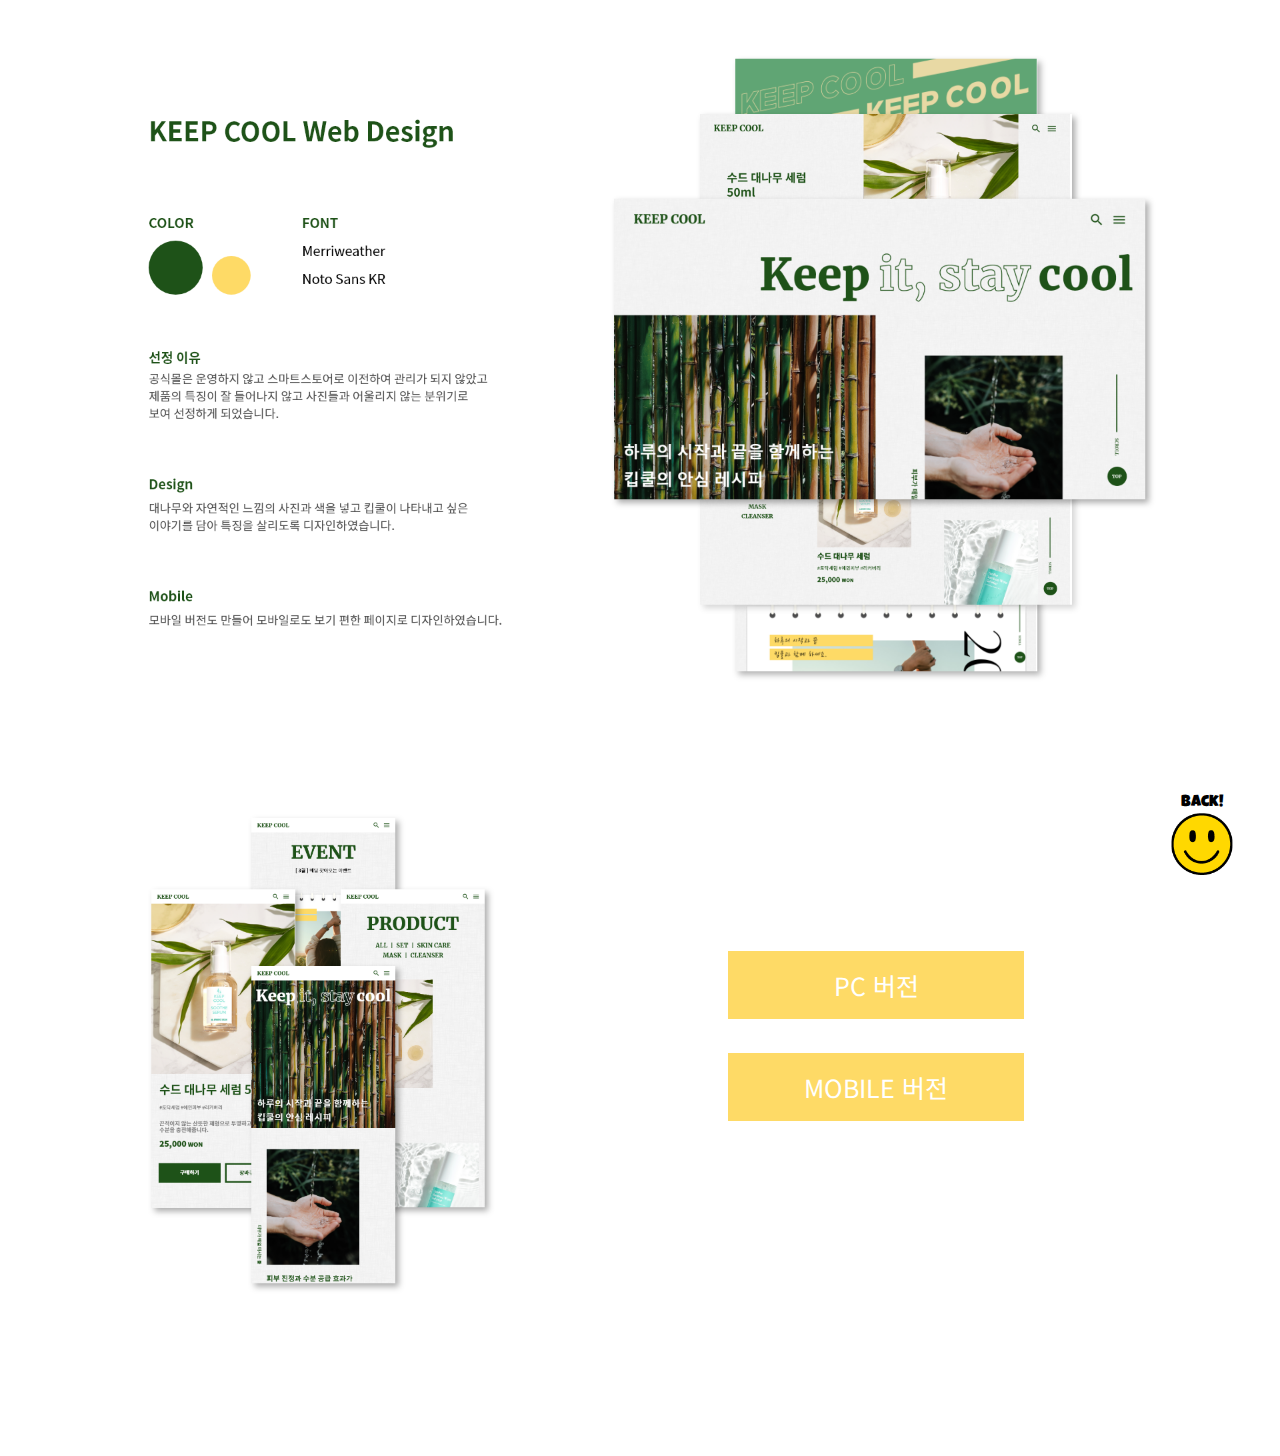
<file: keepcool/keepcool.html>
<!DOCTYPE html>
<html lang="ko">
<head>
    <meta charset="UTF-8">
    <meta http-equiv="X-UA-Compatible" content="IE=edge">
    <meta name="viewport" content="width=device-width,initial-scale=1,minimum-scale=1,maximum-scale=1,user-scalable=no">
    <meta name="description" content="Kwak Eunji's portfolio">

    <meta property="og:title" content="Kwak Eunji's portfolio">
    <meta property="og:url" content="https://KEJpotfolio.netlify.app">
    <meta property="og:description" content="디자이너 곽은지 포트폴리오입니다.">
    <meta property="og:image" content="https://KEJpotfolio.netlify.app/common/images/profile.png">

    <title>Eunji's portfolio</title>

    <link rel="icon" type="image/png" sizes="32x32" href="../common/images/favicon-32x32.png">
    <link rel="icon" type="image/png" sizes="16x16" href="../common/images/favicon-16x16.png">
    <link rel="manifest" href="../common/images/site.webmanifest">

    <link rel="stylesheet" href="../common/css/fonts.css">
    <link rel="stylesheet" href="../common/css/normalize.css">
    <link rel="preconnect" href="https://fonts.googleapis.com">
    <link rel="preconnect" href="https://fonts.gstatic.com" crossorigin>
    <link href="https://fonts.googleapis.com/css2?family=Luckiest+Guy&family=Montserrat:wght@500&family=Noto+Sans+KR:wght@400;500;900&display=swap" rel="stylesheet">

    <style>
        .back { text-align: center; position: fixed; bottom: 20px; right: 20px; z-index: 100; }
        .back button { border: none; background-color: #fff; }
        .back button:hover { cursor: pointer; }
        .back button p { font-family: 'Luckiest Guy', cursive; margin: 0; }
        .back button img { width: 60%; }

        .pst { position: relative; text-align: center; }
        .pst img { width: 100%; }
        .pst a { display: block; width: 20%; background-color: #FEDA66; color: #fff; text-decoration: none; font-family: 'Noto Sans KR', sans-serif; font-size: 25px; text-transform: uppercase; padding: 20px; position: absolute; }
        .pst a:hover { background-color: #fff; color: #FEDA66; outline: 4px #FEDA66 solid; }
        .pst .pc { bottom: 30%; right: 20%; }
        .pst .mobile { bottom: 23%; right: 20%; }
    </style>
</head>
<body>
    <div class="back"><button onclick="history.back()"><p>back!</p><img src="../common/images/gotop.png" alt="smile"></button></div>
    <div class="pst">
        <img src="keepcool.png" alt="keepcool">
        <a href="https://xd.adobe.com/view/80f87a9d-e8d0-4465-83f7-a46c90e6ce5f-d5ab/" target="_blank" class="pc">pc 버전</a>
        <a href="https://xd.adobe.com/view/f421b070-a1f3-49d0-868a-f6d0a16dd688-a172/" target="_blank" class="mobile">mobile 버전</a>
    </div>
</body>
</html>
</file>
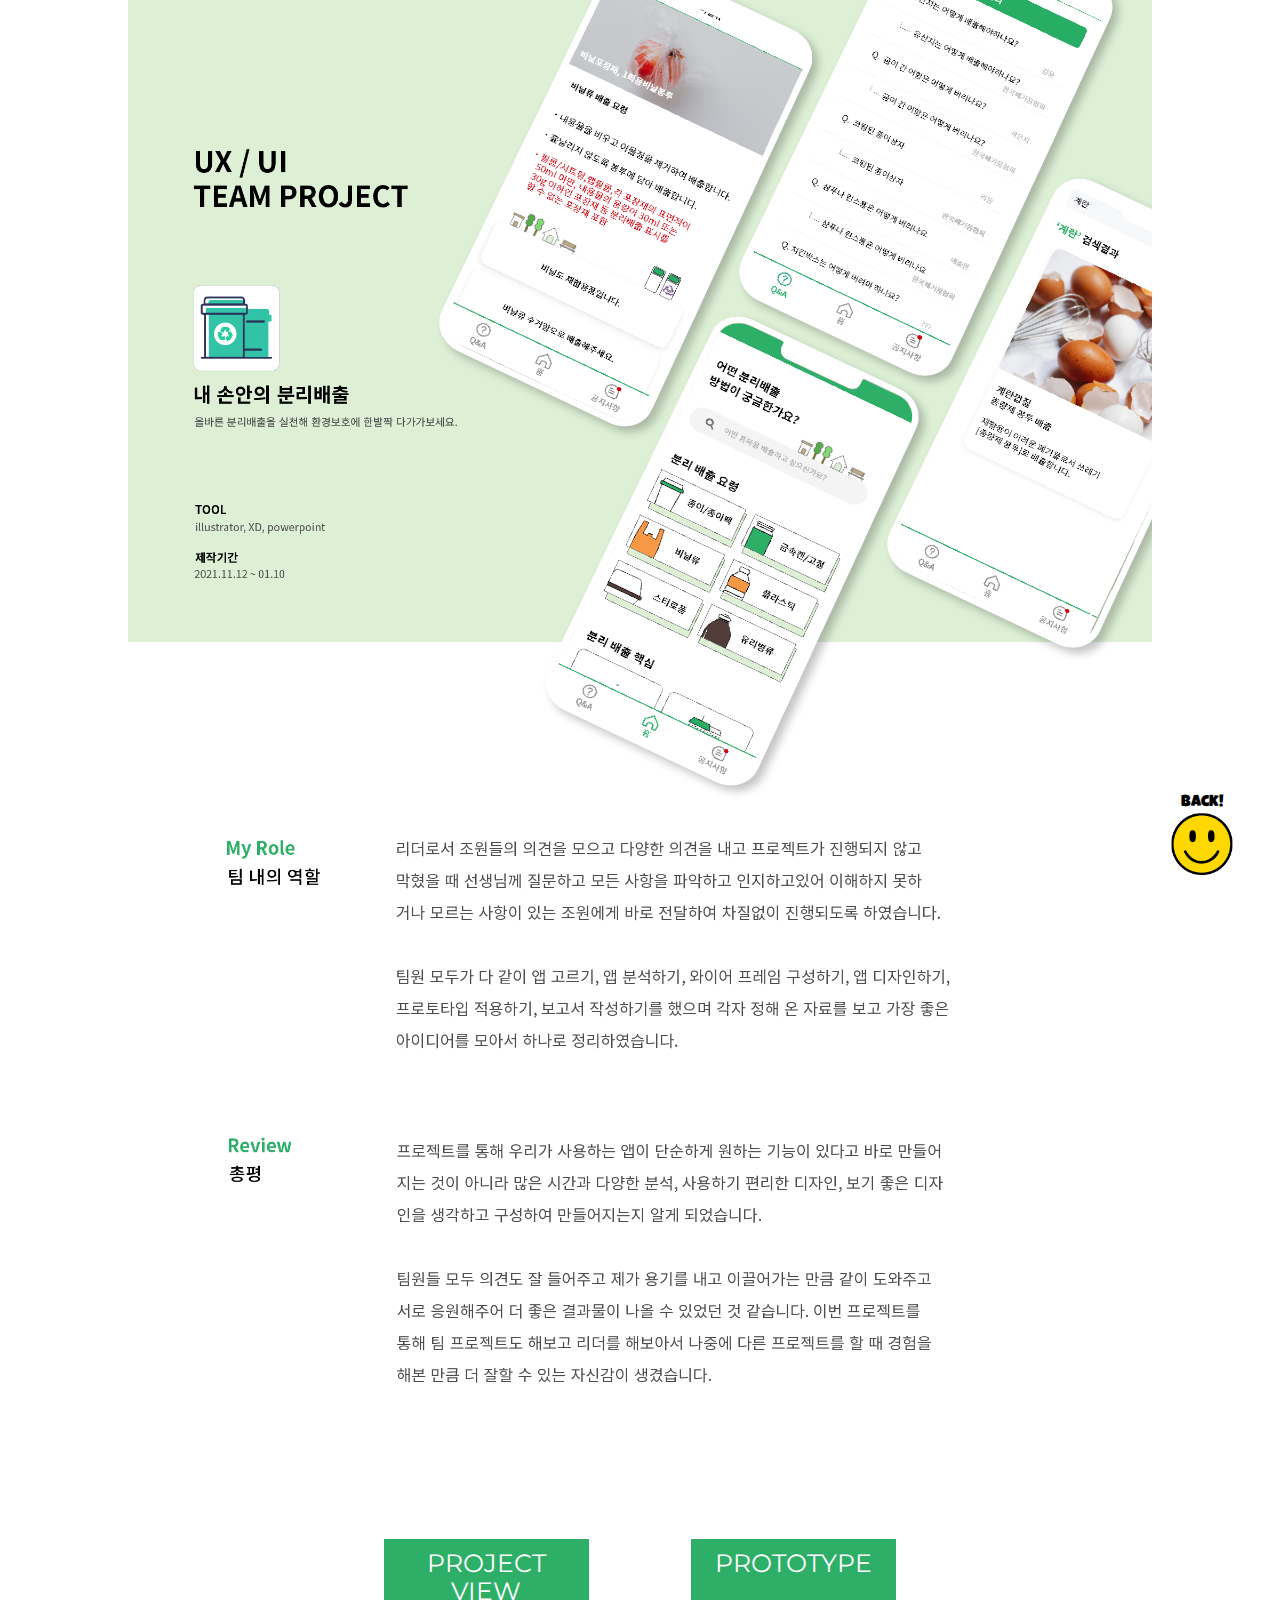
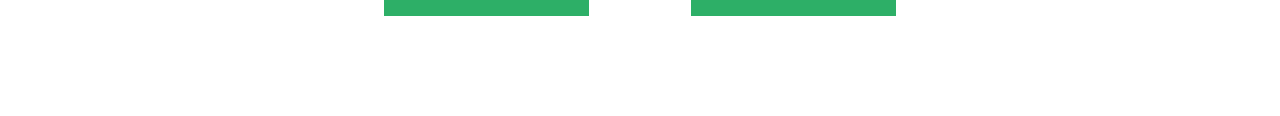
<file: teamProject/teamProject.html>
<!DOCTYPE html>
<html lang="ko">
<head>
    <meta charset="UTF-8">
    <meta http-equiv="X-UA-Compatible" content="IE=edge">
    <meta name="viewport" content="width=device-width,initial-scale=1,minimum-scale=1,maximum-scale=1,user-scalable=no">
    <meta name="description" content="Kwak Eunji's portfolio">

    <meta property="og:title" content="Kwak Eunji's portfolio">
    <meta property="og:url" content="https://KEJpotfolio.netlify.app">
    <meta property="og:description" content="디자이너 곽은지 포트폴리오입니다.">
    <meta property="og:image" content="https://KEJpotfolio.netlify.app/common/images/profile.png">

    <title>Eunji's portfolio</title>

    <link rel="icon" type="image/png" sizes="32x32" href="../common/images/favicon-32x32.png">
    <link rel="icon" type="image/png" sizes="16x16" href="../common/images/favicon-16x16.png">
    <link rel="manifest" href="../common/images/site.webmanifest">

    <link rel="stylesheet" href="../common/css/fonts.css">
    <link rel="stylesheet" href="../common/css/normalize.css">
    <link rel="preconnect" href="https://fonts.googleapis.com">
    <link rel="preconnect" href="https://fonts.gstatic.com" crossorigin>
    <link href="https://fonts.googleapis.com/css2?family=Luckiest+Guy&family=Montserrat:wght@500&family=Noto+Sans+KR:wght@400;500;900&display=swap" rel="stylesheet">

    <style>
        .back { text-align: center; position: fixed; bottom: 20px; right: 20px }
        .back button { border: none; background-color: #fff; }
        .back button:hover { cursor: pointer; }
        .back button p { font-family: 'Luckiest Guy', cursive; margin: 0; }
        .back button img { width: 60%; }

        .center { margin: 50px auto; margin-top: 0; width: 80%; }
        .center img { width: 100%; }
        .center .btn { text-align: center; width: 60%; margin: 50px auto 100px; display: flex; justify-content: space-around; }
        .center .btn a { display: block; width: 30%; background-color: #2daf67; color: #fff; text-decoration: none; font-family: 'Montserrat', sans-serif; font-size: 25px; text-transform: uppercase; padding: 10px; }
        .center .btn a:hover { background-color: #fff; color: #2daf67; outline: 4px #2daf67 solid; }
    </style>
</head>
<body>
    <div class="back"><button onclick="history.back()"><p>back!</p><img src="../common/images/gotop.png" alt="smile"></button></div>
    <div class="center">
        <img src="images/project.png" alt="team_project">
        <div class="btn">
        <a href="images/내 손안의 분리배출.pdf" target="_blank">project view</a>
        <a href="https://xd.adobe.com/view/a48f6c09-75cf-43ff-9377-0ccc7ac2b8c7-f1dc/" target="_blank">prototype</a>
        </div>
   </div>
</body>
</html>
</file>
<file: common/css/fonts.css>
@charset "utf-8";

@font-face {
    font-family: 'SBAggroB';
    src: url('https://cdn.jsdelivr.net/gh/projectnoonnu/noonfonts_2108@1.1/SBAggroB.woff') format('woff'), url('https://cdn.jsdelivr.net/gh/projectnoonnu/noonfonts_2108@1.1/SBAggroB.woff2') format('woff2');
    font-weight: normal;
    font-style: normal;
}
</file>
